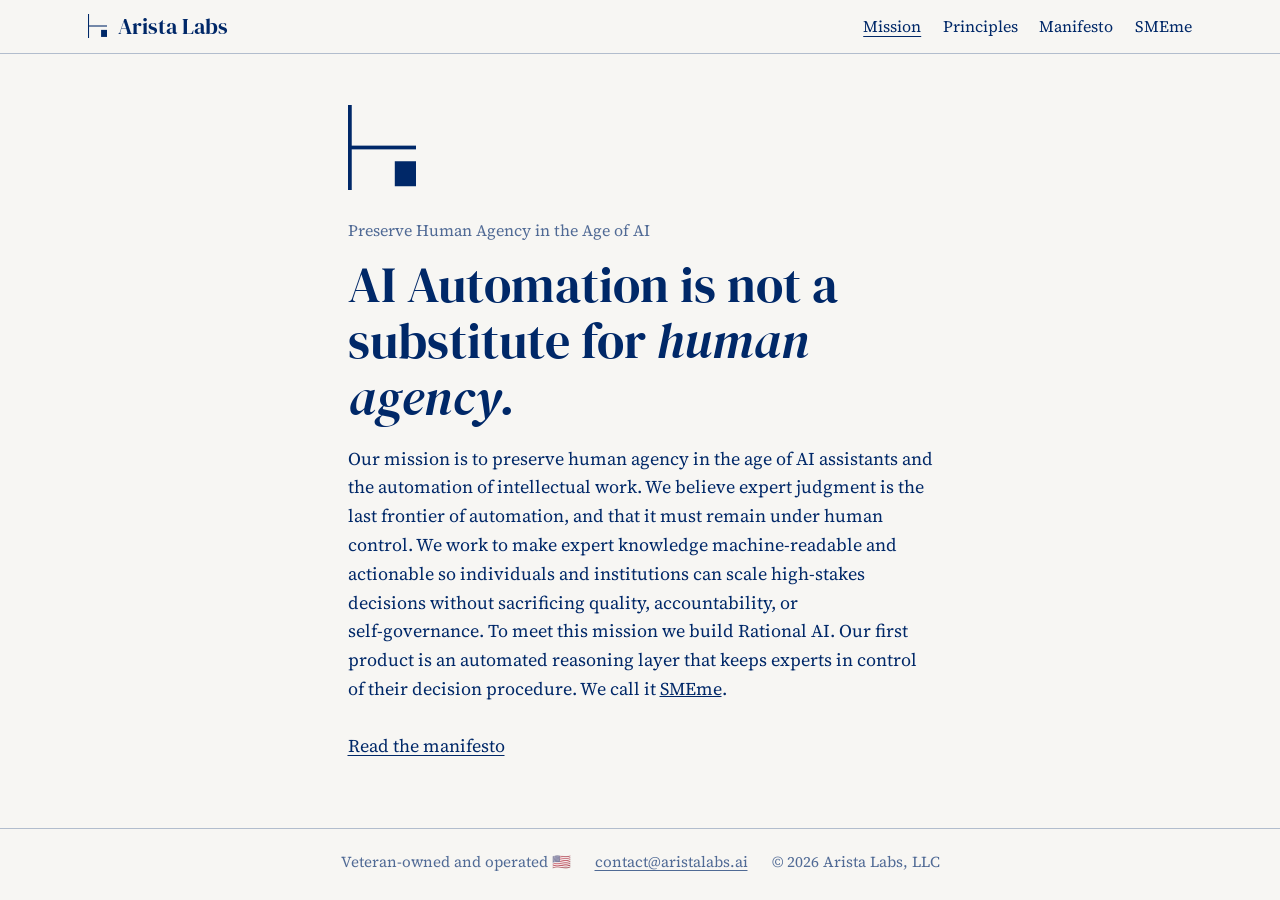
<file: index.html>
<!DOCTYPE html>
<html lang="en">
<head>
  <meta charset="UTF-8" />
  <meta name="viewport" content="width=device-width, initial-scale=1.0" />
  <meta name="theme-color" content="#f7f6f3" />
  <meta name="description" content="Arista Labs preserves human agency in the age of AI — making expert knowledge machine-readable and actionable without sacrificing accountability or self-governance." />
  <meta property="og:site_name" content="Arista Labs" />
  <meta property="og:title" content="Arista Labs — Preserve Human Agency in the Age of AI" />
  <meta property="og:description" content="Arista Labs preserves human agency in the age of AI — making expert knowledge machine-readable and actionable without sacrificing accountability or self-governance." />
  <meta property="og:type" content="website" />
  <meta property="og:url" content="https://aristalabs.ai/" />
  <link rel="canonical" href="https://aristalabs.ai/" />
  <meta property="og:image" content="https://aristalabs.ai/assets/og-card.png?v=20261027" />
  <meta property="og:image:width" content="1200" />
  <meta property="og:image:height" content="630" />
  <meta property="og:image:alt" content="Arista Labs — preserve human agency in the age of AI" />
  <meta name="twitter:card" content="summary_large_image" />
  <meta name="twitter:image" content="https://aristalabs.ai/assets/og-card.png?v=20261027" />
  <script async src="https://plausible.io/js/pa-ny3cas2_OEgjYzkHGT2aN.js"></script>
  <script>
    window.plausible=window.plausible||function(){(plausible.q=plausible.q||[]).push(arguments)},plausible.init=plausible.init||function(i){plausible.o=i||{}};
    plausible.init()
  </script>
  <title>Arista Labs</title>
  <link rel="preconnect" href="https://fonts.googleapis.com" />
  <link rel="preconnect" href="https://fonts.gstatic.com" crossorigin />
  <link href="https://fonts.googleapis.com/css2?family=DM+Serif+Display:ital@0;1&amp;family=Source+Serif+4:ital,opsz,wght@0,8..60,400;0,8..60,500;1,8..60,400&amp;display=swap" rel="stylesheet" />
  <link rel="stylesheet" href="assets/site.css" />
  <link rel="icon" href="assets/mark.svg" type="image/svg+xml" />
</head>
<body>
  <header class="site-header">
    <nav class="nav" aria-label="Primary">
      <a class="brand" href="index.html">
        <img class="brand-mark" src="assets/mark.svg" alt="" width="22" height="27" />
        <span class="brand-name">Arista Labs</span>
      </a>
      <button type="button" class="nav-toggle" aria-label="Open menu" aria-expanded="false" aria-controls="site-nav">
        <span></span><span></span><span></span>
      </button>
      <div class="nav-links" id="site-nav">
        <a href="index.html" aria-current="page">Mission</a>
        <a href="guiding-principles.html">Principles</a>
        <a href="manifesto.html">Manifesto</a>
        <a href="https://smeme.ai/" class="plausible-event-name=SMEme+Click" target="_blank" rel="noopener noreferrer">SMEme</a>
      </div>
    </nav>
  </header>
  <main class="home">
    <img class="home-mark" src="assets/mark.svg" alt="" width="72" height="90" />
    <p class="eyebrow">Preserve Human Agency in the Age of AI</p>
    <h1>AI Automation is not a substitute for <em>human agency.</em></h1>
    <p class="lede">Our mission is to preserve human agency in the age of AI assistants and the automation of intellectual work. We believe expert judgment is the last frontier of automation, and that it must remain under human control. We work to make expert knowledge machine‑readable and actionable so individuals and institutions can scale high‑stakes decisions without sacrificing quality, accountability, or self‑governance. To meet this mission we build Rational AI. Our first product is an automated reasoning layer that keeps experts in control of their decision procedure. We call it <a href="https://smeme.ai/" class="plausible-event-name=SMEme+Click" target="_blank" rel="noopener noreferrer">SMEme</a>.</p>
    <p class="continue"><a href="manifesto.html">Read the manifesto</a></p>
  </main>
  <footer class="site-footer">
    <p>Veteran-owned and operated <span role="img" aria-label="American flag">&#127482;&#127480;</span></p>
    <a href="mailto:contact@aristalabs.ai">contact@aristalabs.ai</a>
    <p>© 2026 Arista Labs, LLC</p>
  </footer>
  <script src="assets/nav.js"></script>
</body>
</html>
</file>
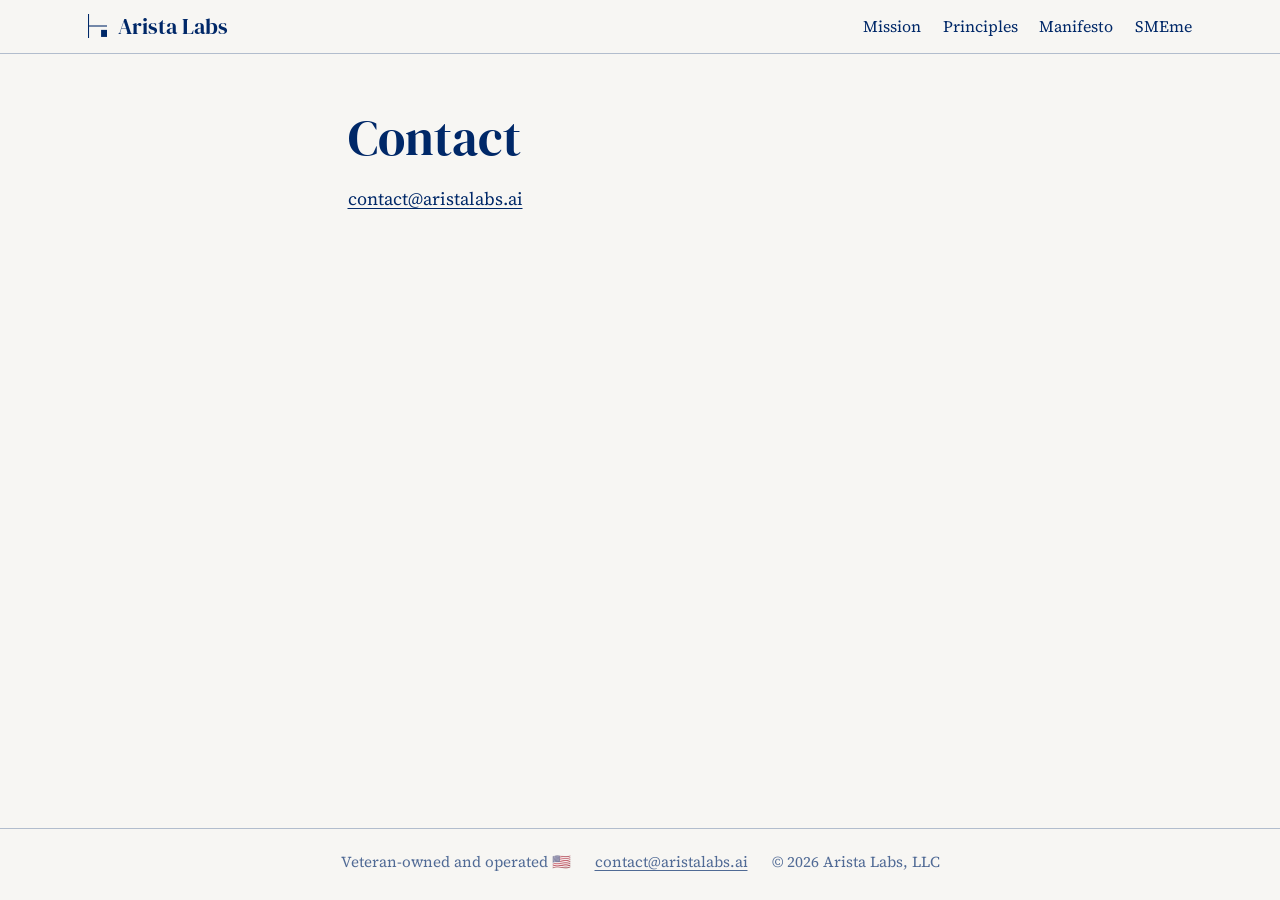
<file: contact.html>
<!DOCTYPE html>
<html lang="en">
<head>
  <meta charset="UTF-8" />
  <meta name="viewport" content="width=device-width, initial-scale=1.0" />
  <meta name="theme-color" content="#f7f6f3" />
  <meta name="description" content="Contact Arista Labs — veteran-owned research and product studio preserving human agency in the age of AI." />
  <meta property="og:site_name" content="Arista Labs" />
  <meta property="og:title" content="Contact — Arista Labs" />
  <meta property="og:description" content="Contact Arista Labs — veteran-owned research and product studio preserving human agency in the age of AI." />
  <meta property="og:type" content="website" />
  <meta property="og:url" content="https://aristalabs.ai/contact.html" />
  <link rel="canonical" href="https://aristalabs.ai/contact.html" />
  <meta property="og:image" content="https://aristalabs.ai/assets/og-card.png?v=20261027" />
  <meta property="og:image:width" content="1200" />
  <meta property="og:image:height" content="630" />
  <meta property="og:image:alt" content="Arista Labs — preserve human agency in the age of AI" />
  <meta name="twitter:card" content="summary_large_image" />
  <meta name="twitter:image" content="https://aristalabs.ai/assets/og-card.png?v=20261027" />
  <script async src="https://plausible.io/js/pa-ny3cas2_OEgjYzkHGT2aN.js"></script>
  <script>
    window.plausible=window.plausible||function(){(plausible.q=plausible.q||[]).push(arguments)},plausible.init=plausible.init||function(i){plausible.o=i||{}};
    plausible.init()
  </script>
  <title>Contact — Arista Labs</title>
  <link rel="preconnect" href="https://fonts.googleapis.com" />
  <link rel="preconnect" href="https://fonts.gstatic.com" crossorigin />
  <link href="https://fonts.googleapis.com/css2?family=DM+Serif+Display:ital@0;1&amp;family=Source+Serif+4:ital,opsz,wght@0,8..60,400;0,8..60,500;1,8..60,400&amp;display=swap" rel="stylesheet" />
  <link rel="stylesheet" href="assets/site.css" />
  <link rel="icon" href="assets/mark.svg" type="image/svg+xml" />
</head>
<body>
  <header class="site-header">
    <nav class="nav" aria-label="Primary">
      <a class="brand" href="index.html">
        <img class="brand-mark" src="assets/mark.svg" alt="" width="22" height="27" />
        <span class="brand-name">Arista Labs</span>
      </a>
      <button type="button" class="nav-toggle" aria-label="Open menu" aria-expanded="false" aria-controls="site-nav">
        <span></span><span></span><span></span>
      </button>
      <div class="nav-links" id="site-nav">
        <a href="index.html">Mission</a>
        <a href="guiding-principles.html">Principles</a>
        <a href="manifesto.html">Manifesto</a>
        <a href="https://smeme.ai/" class="plausible-event-name=SMEme+Click" target="_blank" rel="noopener noreferrer">SMEme</a>
      </div>
    </nav>
  </header>
  <main class="page">
    <h1>Contact</h1>
    <p><a href="mailto:contact@aristalabs.ai">contact@aristalabs.ai</a></p>
  </main>
  <footer class="site-footer">
    <p>Veteran-owned and operated <span role="img" aria-label="American flag">&#127482;&#127480;</span></p>
    <a href="mailto:contact@aristalabs.ai">contact@aristalabs.ai</a>
    <p>© 2026 Arista Labs, LLC</p>
  </footer>
  <script src="assets/nav.js"></script>
</body>
</html>
</file>
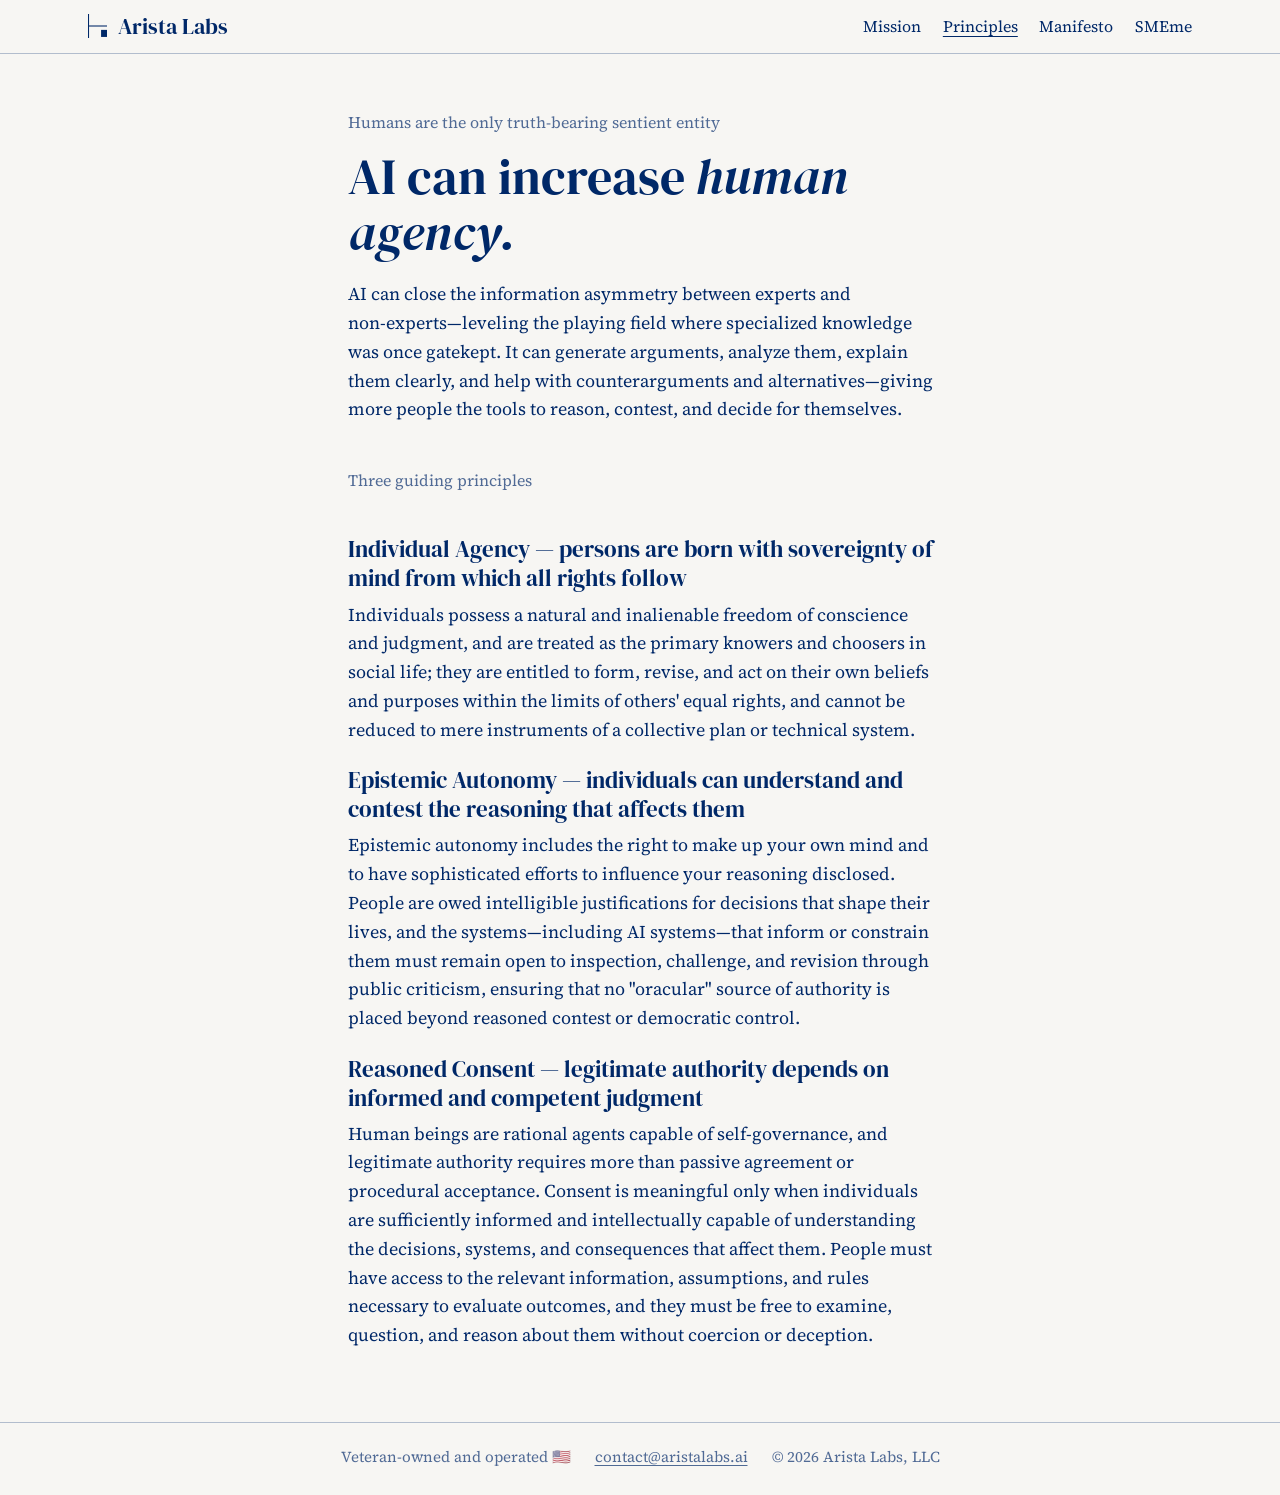
<file: guiding-principles.html>
<!DOCTYPE html>
<html lang="en">
<head>
  <meta charset="UTF-8" />
  <meta name="viewport" content="width=device-width, initial-scale=1.0" />
  <meta name="theme-color" content="#f7f6f3" />
  <meta name="description" content="Arista Labs guiding principles: AI can increase human agency by closing information asymmetry and giving more people tools to reason, contest, and decide for themselves." />
  <meta property="og:site_name" content="Arista Labs" />
  <meta property="og:title" content="Guiding Principles — Arista Labs" />
  <meta property="og:description" content="Arista Labs guiding principles: AI can increase human agency by closing information asymmetry and giving more people tools to reason, contest, and decide for themselves." />
  <meta property="og:type" content="website" />
  <meta property="og:url" content="https://aristalabs.ai/guiding-principles.html" />
  <link rel="canonical" href="https://aristalabs.ai/guiding-principles.html" />
  <meta property="og:image" content="https://aristalabs.ai/assets/og-card.png?v=20261027" />
  <meta property="og:image:width" content="1200" />
  <meta property="og:image:height" content="630" />
  <meta property="og:image:alt" content="Arista Labs — preserve human agency in the age of AI" />
  <meta name="twitter:card" content="summary_large_image" />
  <meta name="twitter:image" content="https://aristalabs.ai/assets/og-card.png?v=20261027" />
  <script async src="https://plausible.io/js/pa-ny3cas2_OEgjYzkHGT2aN.js"></script>
  <script>
    window.plausible=window.plausible||function(){(plausible.q=plausible.q||[]).push(arguments)},plausible.init=plausible.init||function(i){plausible.o=i||{}};
    plausible.init()
  </script>
  <title>Guiding Principles — Arista Labs</title>
  <link rel="preconnect" href="https://fonts.googleapis.com" />
  <link rel="preconnect" href="https://fonts.gstatic.com" crossorigin />
  <link href="https://fonts.googleapis.com/css2?family=DM+Serif+Display:ital@0;1&amp;family=Source+Serif+4:ital,opsz,wght@0,8..60,400;0,8..60,500;1,8..60,400&amp;display=swap" rel="stylesheet" />
  <link rel="stylesheet" href="assets/site.css" />
  <link rel="icon" href="assets/mark.svg" type="image/svg+xml" />
</head>
<body>
  <header class="site-header">
    <nav class="nav" aria-label="Primary">
      <a class="brand" href="index.html">
        <img class="brand-mark" src="assets/mark.svg" alt="" width="22" height="27" />
        <span class="brand-name">Arista Labs</span>
      </a>
      <button type="button" class="nav-toggle" aria-label="Open menu" aria-expanded="false" aria-controls="site-nav">
        <span></span><span></span><span></span>
      </button>
      <div class="nav-links" id="site-nav">
        <a href="index.html">Mission</a>
        <a href="guiding-principles.html" aria-current="page">Principles</a>
        <a href="manifesto.html">Manifesto</a>
        <a href="https://smeme.ai/" class="plausible-event-name=SMEme+Click" target="_blank" rel="noopener noreferrer">SMEme</a>
      </div>
    </nav>
  </header>
  <main>
    <p class="eyebrow">Humans are the only truth-bearing sentient entity</p>
    <h1>AI can increase <em>human agency.</em></h1>
    <p class="lede">AI can close the information asymmetry between experts and non‑experts—leveling the playing field where specialized knowledge was once gatekept. It can generate arguments, analyze them, explain them clearly, and help with counterarguments and alternatives—giving more people the tools to reason, contest, and decide for themselves.</p>
    <p class="principles-label">Three guiding principles</p>
    <div class="principles">
    <article class="principle">
      <h2>Individual Agency — persons are born with sovereignty of mind from which all rights follow</h2>
      <p>Individuals possess a natural and inalienable freedom of conscience and judgment, and are treated as the primary knowers and choosers in social life; they are entitled to form, revise, and act on their own beliefs and purposes within the limits of others' equal rights, and cannot be reduced to mere instruments of a collective plan or technical system.</p>
    </article>
    <article class="principle">
      <h2>Epistemic Autonomy — individuals can understand and contest the reasoning that affects them</h2>
      <p>Epistemic autonomy includes the right to make up your own mind and to have sophisticated efforts to influence your reasoning disclosed. People are owed intelligible justifications for decisions that shape their lives, and the systems—including AI systems—that inform or constrain them must remain open to inspection, challenge, and revision through public criticism, ensuring that no "oracular" source of authority is placed beyond reasoned contest or democratic control.</p>
    </article>
    <article class="principle">
      <h2>Reasoned Consent — legitimate authority depends on informed and competent judgment</h2>
      <p>Human beings are rational agents capable of self-governance, and legitimate authority requires more than passive agreement or procedural acceptance. Consent is meaningful only when individuals are sufficiently informed and intellectually capable of understanding the decisions, systems, and consequences that affect them. People must have access to the relevant information, assumptions, and rules necessary to evaluate outcomes, and they must be free to examine, question, and reason about them without coercion or deception.</p>
    </article>
    </div>
  </main>
  <footer class="site-footer">
    <p>Veteran-owned and operated <span role="img" aria-label="American flag">&#127482;&#127480;</span></p>
    <a href="mailto:contact@aristalabs.ai">contact@aristalabs.ai</a>
    <p>© 2026 Arista Labs, LLC</p>
  </footer>
  <script src="assets/nav.js"></script>
</body>
</html>
</file>
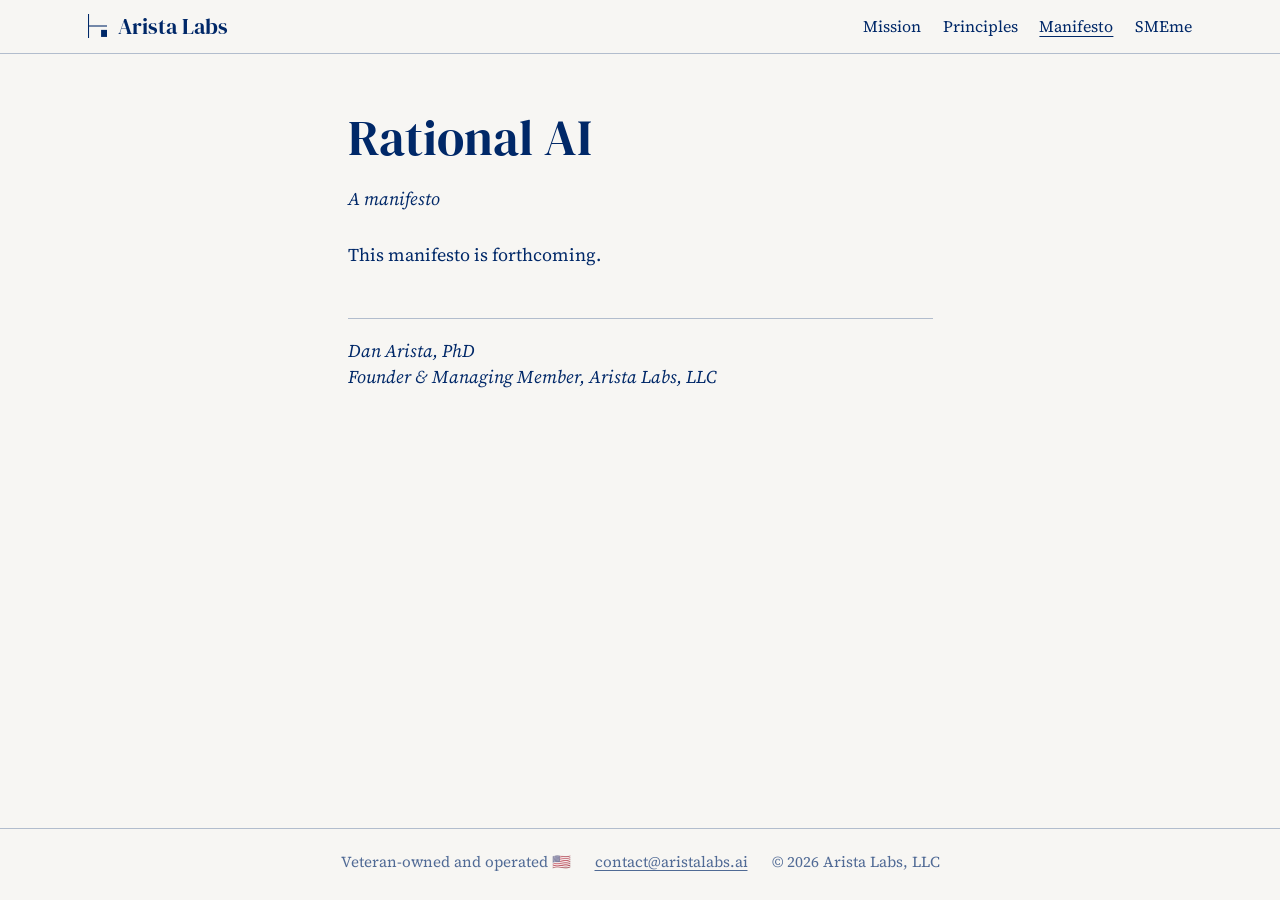
<file: manifesto.html>
<!DOCTYPE html>
<html lang="en">
<head>
  <meta charset="UTF-8" />
  <meta name="viewport" content="width=device-width, initial-scale=1.0" />
  <meta name="theme-color" content="#f7f6f3" />
  <meta name="description" content="Rational AI, a manifesto by Dan Arista. Forthcoming from Arista Labs." />
  <meta property="og:site_name" content="Arista Labs" />
  <meta property="og:title" content="Rational AI — Arista Labs" />
  <meta property="og:description" content="Rational AI, a manifesto by Dan Arista. Forthcoming from Arista Labs." />
  <meta property="og:type" content="website" />
  <meta property="og:url" content="https://aristalabs.ai/manifesto.html" />
  <link rel="canonical" href="https://aristalabs.ai/manifesto.html" />
  <meta property="og:image" content="https://aristalabs.ai/assets/og-card.png?v=20261027" />
  <meta property="og:image:width" content="1200" />
  <meta property="og:image:height" content="630" />
  <meta property="og:image:alt" content="Arista Labs — preserve human agency in the age of AI" />
  <meta name="twitter:card" content="summary_large_image" />
  <meta name="twitter:image" content="https://aristalabs.ai/assets/og-card.png?v=20261027" />
  <script async src="https://plausible.io/js/pa-ny3cas2_OEgjYzkHGT2aN.js"></script>
  <script>
    window.plausible=window.plausible||function(){(plausible.q=plausible.q||[]).push(arguments)},plausible.init=plausible.init||function(i){plausible.o=i||{}};
    plausible.init()
  </script>
  <title>Rational AI — Arista Labs</title>
  <link rel="preconnect" href="https://fonts.googleapis.com" />
  <link rel="preconnect" href="https://fonts.gstatic.com" crossorigin />
  <link href="https://fonts.googleapis.com/css2?family=DM+Serif+Display:ital@0;1&amp;family=Source+Serif+4:ital,opsz,wght@0,8..60,400;0,8..60,500;1,8..60,400&amp;display=swap" rel="stylesheet" />
  <link rel="stylesheet" href="assets/site.css" />
  <link rel="icon" href="assets/mark.svg" type="image/svg+xml" />
</head>
<body>
  <header class="site-header">
    <nav class="nav" aria-label="Primary">
      <a class="brand" href="index.html">
        <img class="brand-mark" src="assets/mark.svg" alt="" width="22" height="27" />
        <span class="brand-name">Arista Labs</span>
      </a>
      <button type="button" class="nav-toggle" aria-label="Open menu" aria-expanded="false" aria-controls="site-nav">
        <span></span><span></span><span></span>
      </button>
      <div class="nav-links" id="site-nav">
        <a href="index.html">Mission</a>
        <a href="guiding-principles.html">Principles</a>
        <a href="manifesto.html" aria-current="page">Manifesto</a>
        <a href="https://smeme.ai/" class="plausible-event-name=SMEme+Click" target="_blank" rel="noopener noreferrer">SMEme</a>
      </div>
    </nav>
  </header>
  <main>
    <article class="essay">
      <h1>Rational AI</h1>
      <p class="deck">A manifesto</p>
      <!-- Epigraph slot: add the epigraph here when the essay is drafted. -->
      <div class="essay-body">
        <p>This manifesto is forthcoming.</p>
      </div>
      <p class="signature">Dan Arista, PhD<br />Founder &amp; Managing Member, Arista Labs, LLC</p>
    </article>
  </main>
  <footer class="site-footer">
    <p>Veteran-owned and operated <span role="img" aria-label="American flag">&#127482;&#127480;</span></p>
    <a href="mailto:contact@aristalabs.ai">contact@aristalabs.ai</a>
    <p>© 2026 Arista Labs, LLC</p>
  </footer>
  <script src="assets/nav.js"></script>
</body>
</html>
</file>
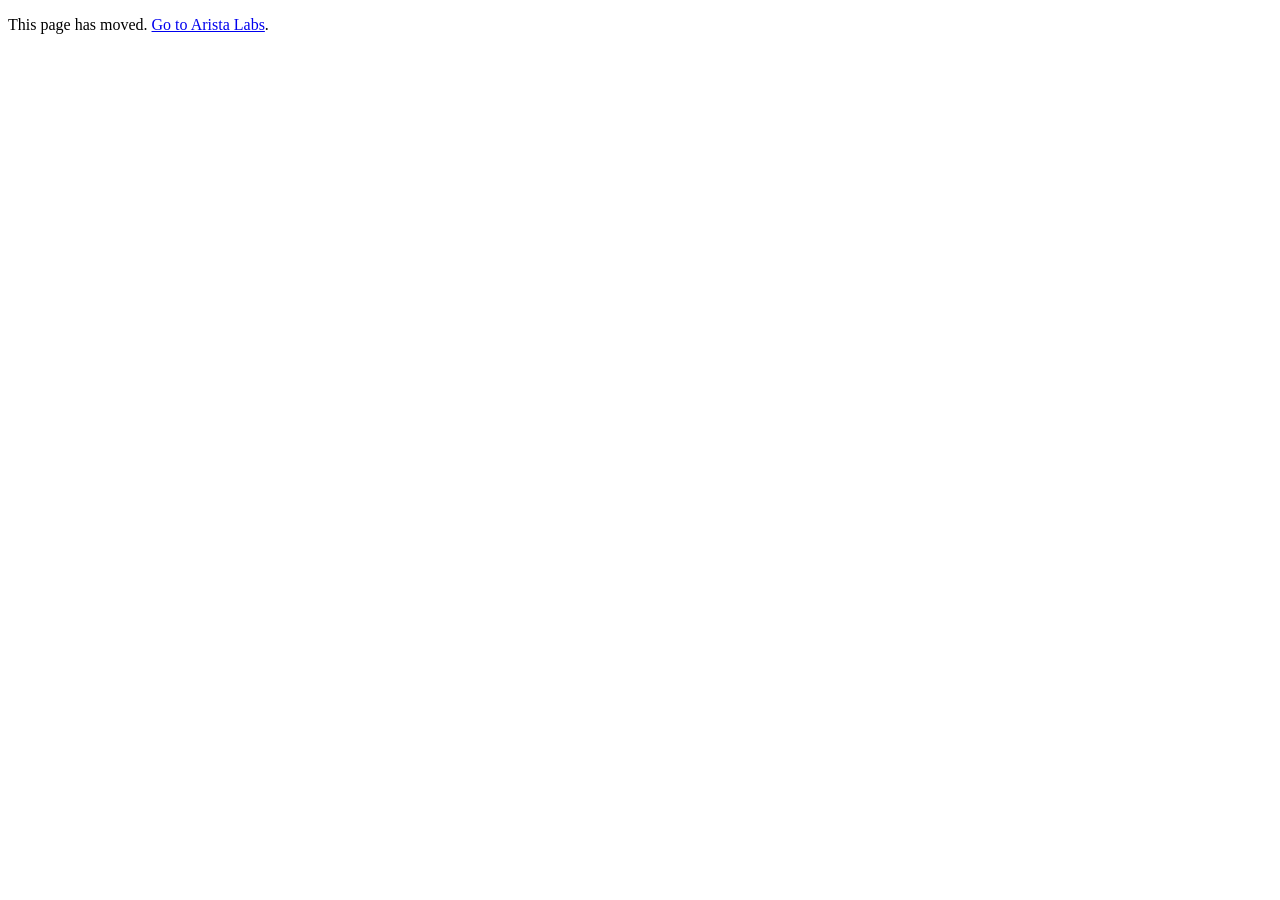
<file: mission.html>
<!DOCTYPE html>
<html lang="en">
<head>
  <meta charset="UTF-8" />
  <meta name="viewport" content="width=device-width, initial-scale=1.0" />
  <meta name="robots" content="noindex, follow" />
  <link rel="canonical" href="https://aristalabs.ai/" />
  <title>Mission — ARISTA LABS</title>
</head>
<body>
  <p>This page has moved. <a href="/">Go to Arista Labs</a>.</p>
</body>
</html>
</file>
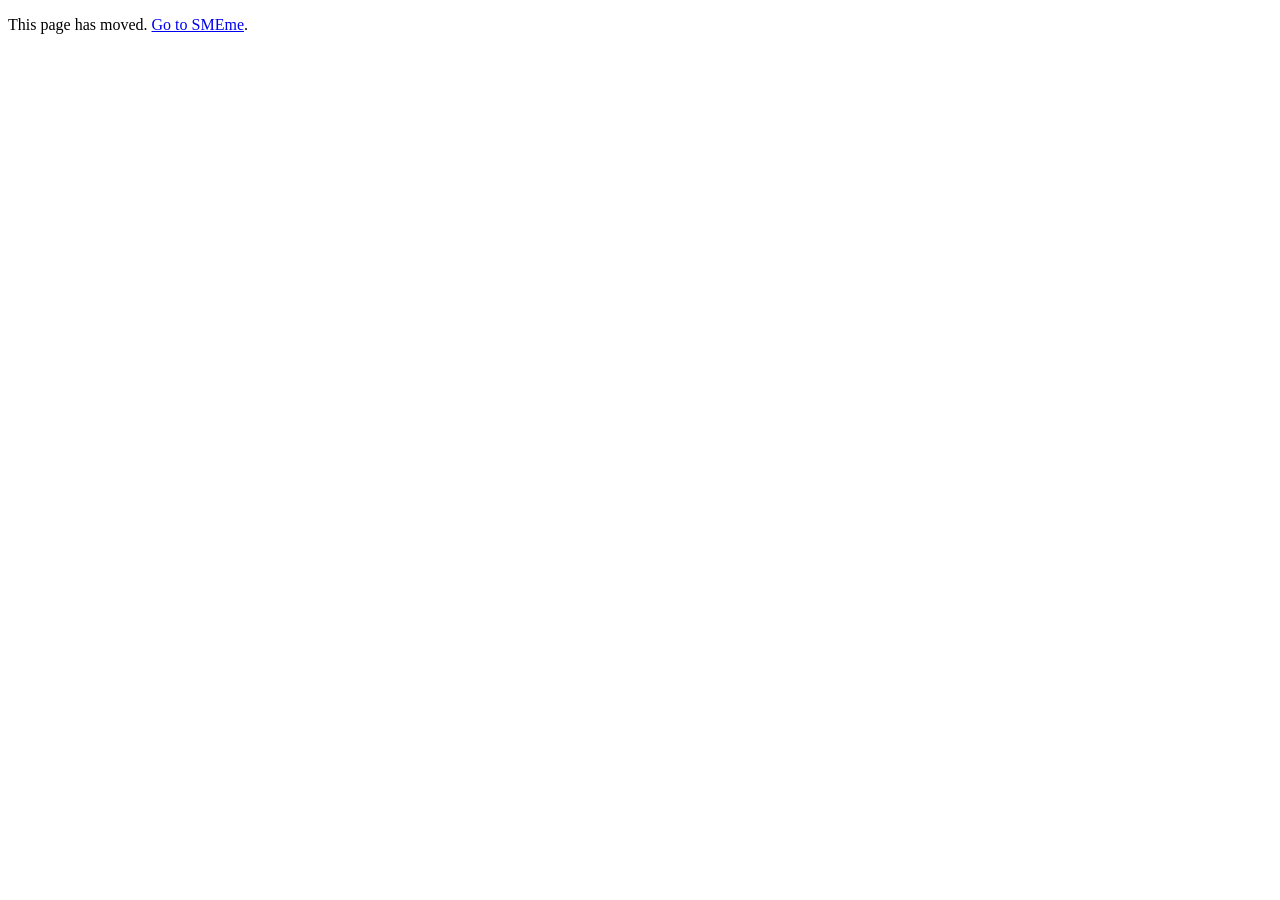
<file: product.html>
<!DOCTYPE html>
<html lang="en">
<head>
  <meta charset="UTF-8" />
  <meta name="viewport" content="width=device-width, initial-scale=1.0" />
  <meta name="robots" content="noindex, follow" />
  <link rel="canonical" href="https://smeme.ai/" />
  <title>Product — Arista Labs</title>
</head>
<body>
  <p>This page has moved. <a href="https://smeme.ai/">Go to SMEme</a>.</p>
</body>
</html>
</file>
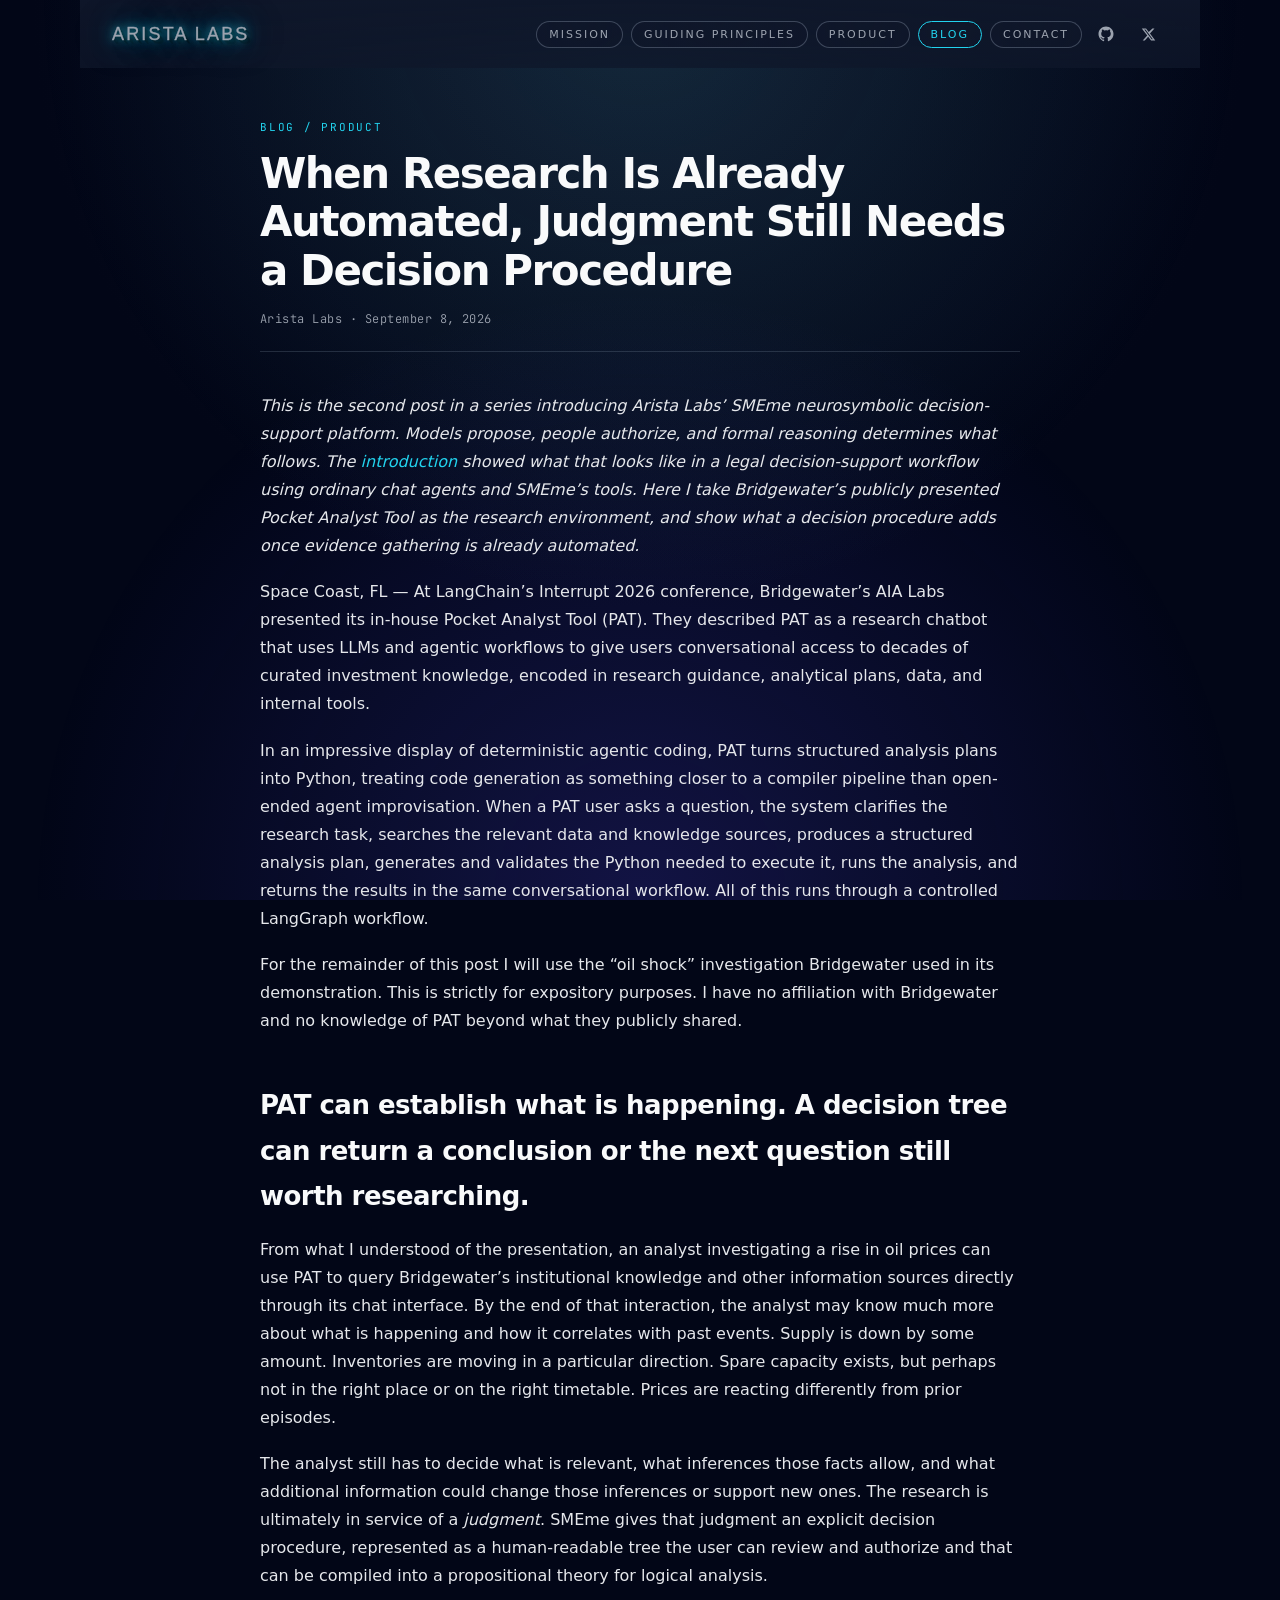
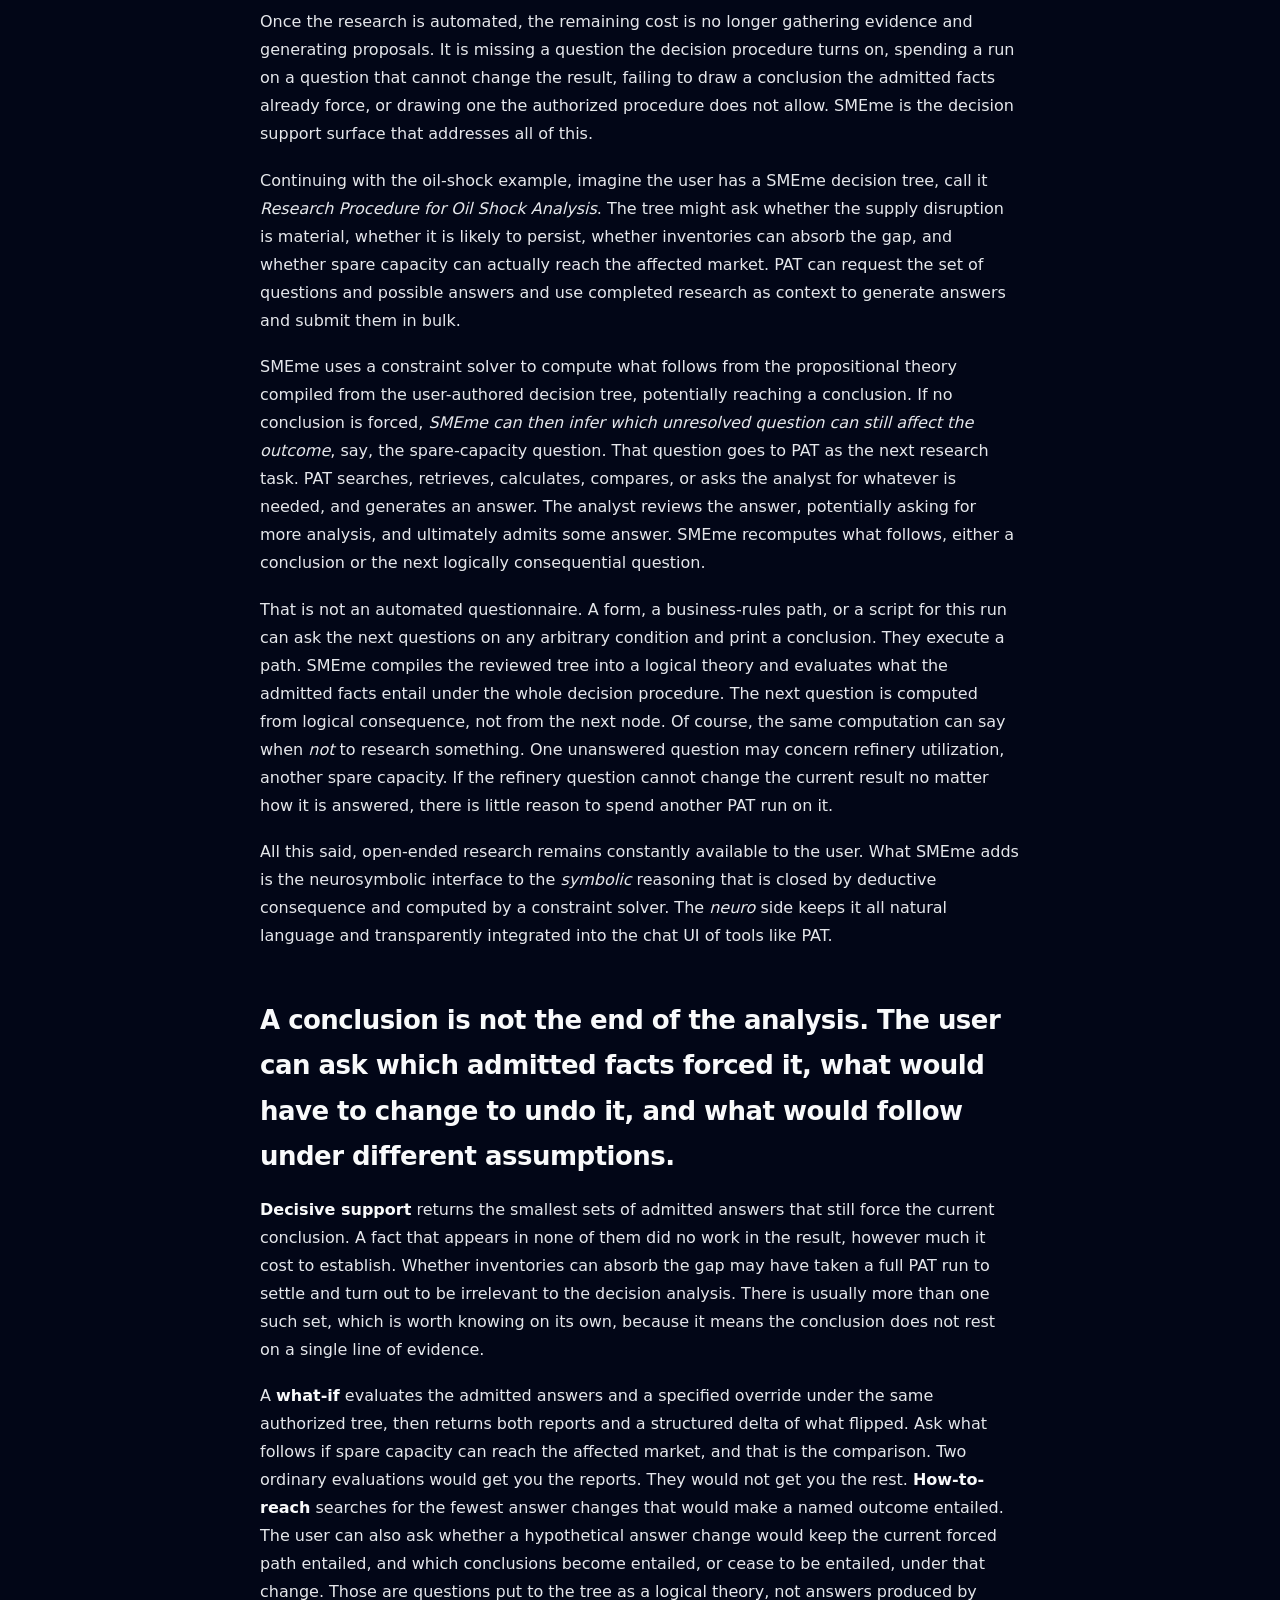
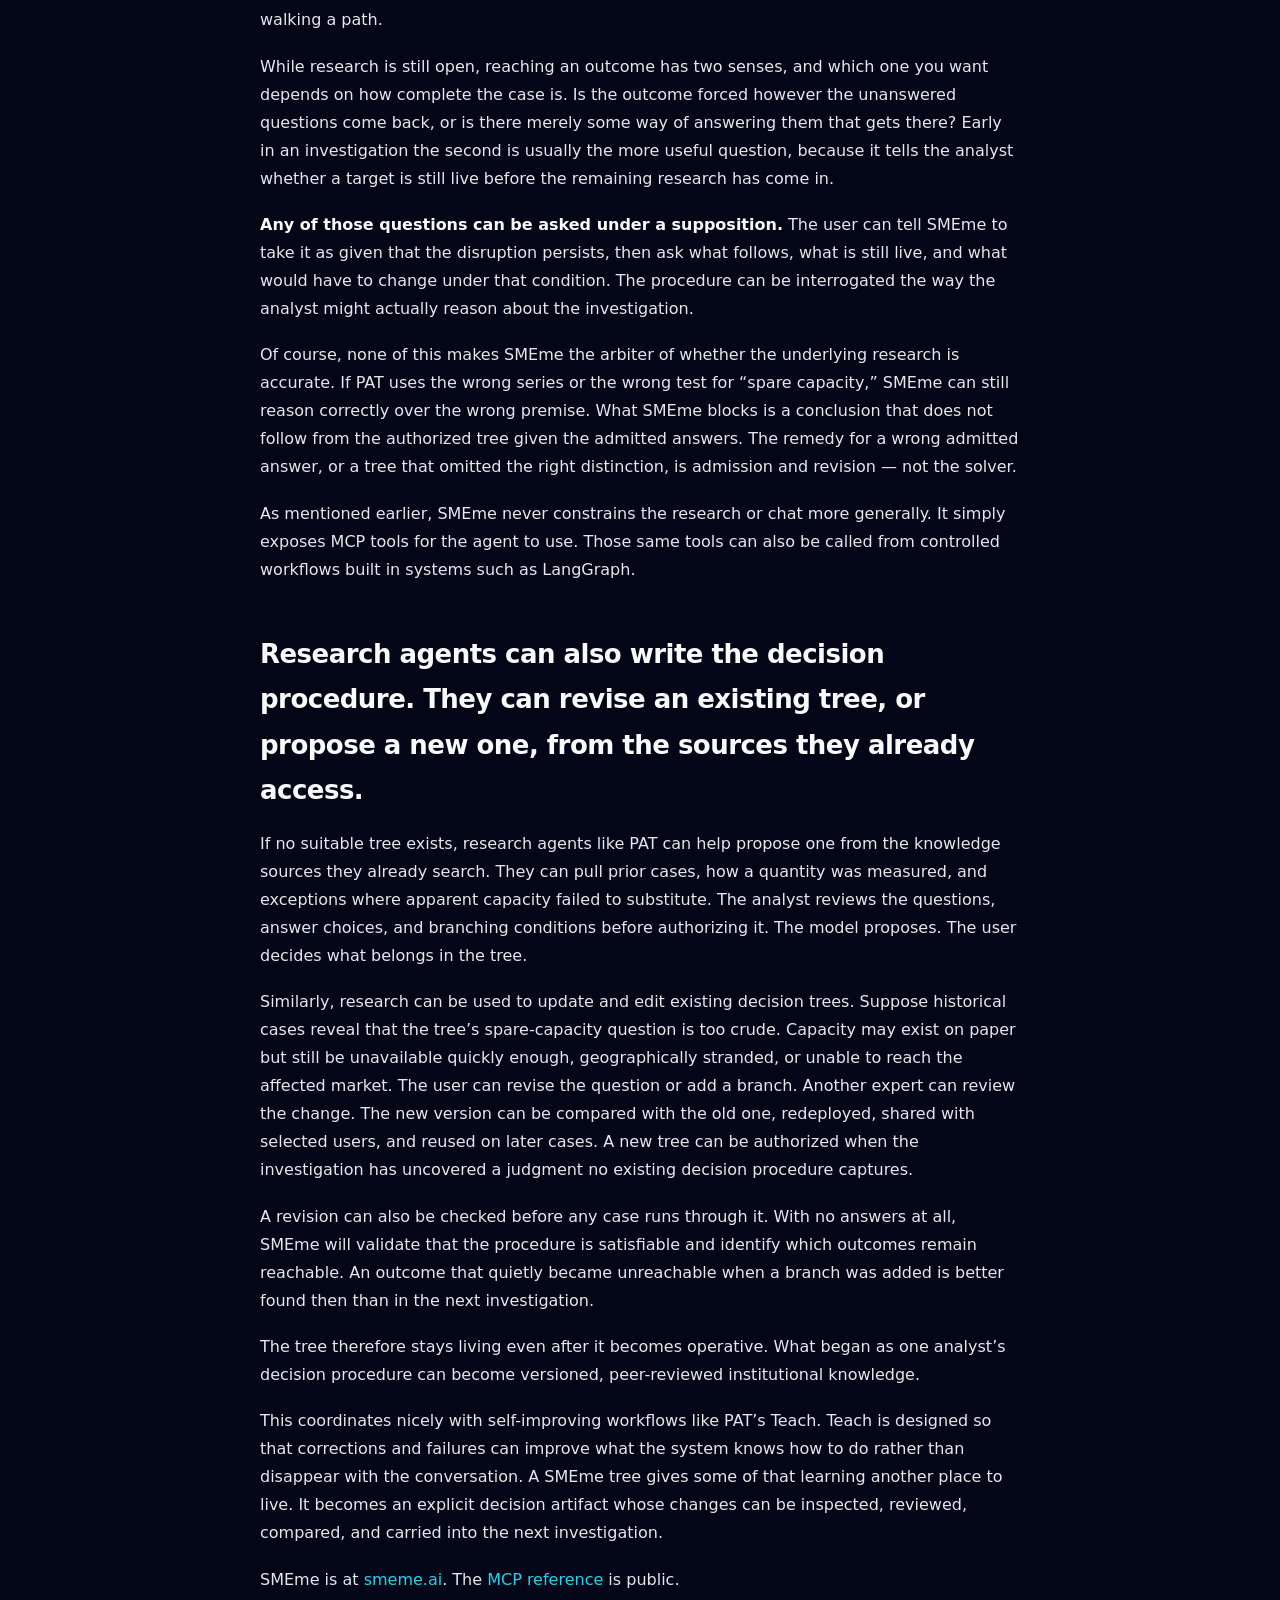
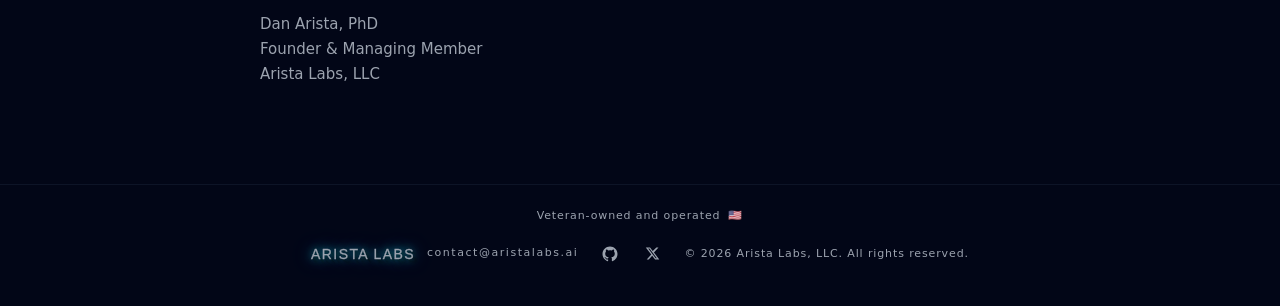
<file: when-research-is-already-automated.html>
<!DOCTYPE html>
<html lang="en">
<head>
  <meta charset="UTF-8" />
  <meta name="viewport" content="width=device-width, initial-scale=1.0" />
  <meta name="description" content="When evidence gathering is already automated, judgment still needs an authorized decision procedure. What a compiled tree adds that a research script cannot." />
  <meta property="og:site_name" content="Arista Labs" />
  <meta property="og:title" content="When Research Is Already Automated, Judgment Still Needs a Decision Procedure" />
  <meta property="og:description" content="What a compiled decision procedure adds once evidence gathering is already automated." />
  <meta property="og:type" content="article" />
  <meta property="og:url" content="https://aristalabs.ai/when-research-is-already-automated.html" />
  <meta property="article:published_time" content="2026-09-08" />
  <link rel="canonical" href="https://aristalabs.ai/when-research-is-already-automated.html" />
  <meta property="og:image" content="https://aristalabs.ai/assets/og-card.png" />
  <meta property="og:image:width" content="1200" />
  <meta property="og:image:height" content="630" />
  <meta property="og:image:alt" content="Arista Labs — preserve human agency in the age of AI" />
  <meta name="twitter:card" content="summary_large_image" />
  <meta name="twitter:image" content="https://aristalabs.ai/assets/og-card.png" />
  <script async src="https://plausible.io/js/pa-ny3cas2_OEgjYzkHGT2aN.js"></script>
  <script>
    window.plausible=window.plausible||function(){(plausible.q=plausible.q||[]).push(arguments)},plausible.init=plausible.init||function(i){plausible.o=i||{}};
    plausible.init()
  </script>
  <title>When Research Is Already Automated, Judgment Still Needs a Decision Procedure — ARISTA LABS</title>
  <link rel="preconnect" href="https://fonts.googleapis.com" />
  <link rel="preconnect" href="https://db.onlinewebfonts.com" crossorigin />
  <link href="https://fonts.googleapis.com/css2?family=Syne:wght@400;700;800&family=JetBrains+Mono:wght@300;400&display=swap" rel="stylesheet" />
  <link href="https://db.onlinewebfonts.com/c/568e1a7e9b2ec90a53ab0cbced3584e7?family=SpaceX+PERSONAL+USE" rel="stylesheet" type="text/css" />
  <style>
  *, *::before, *::after { box-sizing: border-box; margin: 0; padding: 0; }

  :root {
    --bg: radial-gradient(circle at top, #111827 0, #020617 55%, #020617 100%);
    --bg-solid: #020617;
    --accent-soft: #22d3ee;
    --text: #f9fafb;
    --muted: #9ca3af;
    --border: rgba(148, 163, 184, 0.22);
  }

  body {
    background: var(--bg);
    background-color: var(--bg-solid);
    background-attachment: fixed;
    color: var(--text);
    font-family: system-ui, -apple-system, BlinkMacSystemFont, "SF Pro Text", sans-serif;
    overflow-x: hidden;
    min-height: 100vh;
    display: flex;
    flex-direction: column;
  }

  body::before {
    content: "";
    position: fixed;
    inset: 0;
    background:
      radial-gradient(circle at top, rgba(56, 189, 248, 0.10), transparent 55%),
      radial-gradient(circle at bottom, rgba(79, 70, 229, 0.22), transparent 55%);
    pointer-events: none;
    z-index: 0;
  }

  nav {
    position: fixed;
    top: 0; left: 0; right: 0;
    z-index: 100;
    display: flex;
    align-items: center;
    justify-content: space-between;
    padding: 14px 32px;
    max-width: 1120px;
    margin: 0 auto;
    background: linear-gradient(to bottom, rgba(15, 23, 42, 0.96), rgba(15, 23, 42, 0.78));
    backdrop-filter: blur(22px);
  }

  .nav-logo {
    font-family: 'SpaceX PERSONAL USE', sans-serif;
    font-weight: 400;
    font-size: 18px;
    letter-spacing: 0.12em;
    text-transform: uppercase;
    color: var(--muted);
    text-decoration: none;
    -webkit-text-stroke: 0.35px currentColor;
    text-shadow:
      0 0 10px rgba(34, 211, 238, 0.8),
      0 0 20px rgba(34, 211, 238, 0.65),
      0 0 40px rgba(34, 211, 238, 0.5),
      1px 1px 0 rgba(0,0,0,0.4),
      2px 2px 0 rgba(0,0,0,0.3),
      3px 3px 0 rgba(0,0,0,0.25),
      4px 4px 0 rgba(0,0,0,0.2),
      5px 5px 4px rgba(0,0,0,0.5);
  }

  .nav-links { display: flex; align-items: center; gap: 8px; margin-left: auto; }

  .nav-link {
    font-size: 11px;
    letter-spacing: 0.18em;
    text-transform: uppercase;
    color: var(--muted);
    text-decoration: none;
    padding: 6px 12px;
    border-radius: 999px;
    border: 1px solid rgba(148, 163, 184, 0.35);
    background: radial-gradient(circle at top, rgba(15, 23, 42, 0.96), rgba(15, 23, 42, 0.8));
    transition: color 0.2s ease, border-color 0.2s ease;
  }

  .nav-link:hover, .nav-link.active { color: var(--accent-soft); border-color: var(--accent-soft); }

  .nav-toggle {
    display: none;
    flex-shrink: 0;
    width: 40px; height: 40px;
    padding: 0;
    border: 1px solid rgba(148, 163, 184, 0.35);
    border-radius: 10px;
    background: radial-gradient(circle at top, rgba(15, 23, 42, 0.96), rgba(15, 23, 42, 0.8));
    cursor: pointer;
    align-items: center;
    justify-content: center;
    flex-direction: column;
    gap: 5px;
  }

  .nav-toggle span { display: block; width: 16px; height: 1.5px; background: var(--muted); }
  nav.nav-open .nav-toggle { border-color: var(--accent-soft); }
  nav.nav-open .nav-toggle span { background: var(--accent-soft); }
  nav.nav-open .nav-toggle span:nth-child(1) { transform: translateY(6.5px) rotate(45deg); }
  nav.nav-open .nav-toggle span:nth-child(2) { opacity: 0; }
  nav.nav-open .nav-toggle span:nth-child(3) { transform: translateY(-6.5px) rotate(-45deg); }

  .nav-actions { display: flex; align-items: center; gap: 2px; flex-shrink: 0; margin-left: 4px; }
  .social-links { display: inline-flex; align-items: center; gap: 2px; }
  .social-link {
    display: inline-flex; align-items: center; justify-content: center;
    width: 40px; height: 40px;
    color: var(--muted); text-decoration: none; border-radius: 999px;
  }
  .social-link:hover { color: var(--accent-soft); background: rgba(34, 211, 238, 0.08); }
  .social-link:focus-visible { outline: 2px solid var(--accent-soft); outline-offset: 2px; }
  .social-link svg { display: block; width: 18px; height: 18px; }
  .social-link-x svg { width: 15px; height: 15px; }

  main {
    flex: 1;
    position: relative;
    z-index: 1;
    padding: 120px 24px 80px;
  }

  .post {
    width: min(760px, 100%);
    margin: 0 auto;
  }

  .post-kicker {
    font-family: 'JetBrains Mono', ui-monospace, monospace;
    font-size: 11px;
    letter-spacing: 0.16em;
    text-transform: uppercase;
    color: var(--accent-soft);
    margin-bottom: 16px;
  }

  .post-kicker a { color: inherit; text-decoration: none; }
  .post-kicker a:hover { text-decoration: underline; text-underline-offset: 3px; }

  .post h1 {
    font-size: clamp(28px, 4.4vw, 42px);
    font-weight: 700;
    letter-spacing: -0.035em;
    line-height: 1.15;
    margin-bottom: 16px;
  }

  .post-dek {
    font-size: 18px;
    line-height: 1.45;
    color: var(--muted);
    margin: -4px 0 20px;
    letter-spacing: -0.02em;
  }

  .post-byline {
    font-family: 'JetBrains Mono', ui-monospace, monospace;
    font-size: 12px;
    font-weight: 300;
    letter-spacing: 0.04em;
    color: var(--muted);
    margin-bottom: 40px;
    padding-bottom: 24px;
    border-bottom: 1px solid var(--border);
  }

  .post-body { font-size: 16px; line-height: 1.75; color: #e5e7eb; }

  .post-body h2 {
    font-size: clamp(20px, 3vw, 26px);
    letter-spacing: -0.02em;
    margin: 48px 0 16px;
    color: var(--text);
  }

  .post-body h3 {
    font-size: 17px;
    font-weight: 650;
    margin: 32px 0 12px;
    color: var(--text);
  }

  .post-body p { margin: 0 0 1.15em; }

  .post-body blockquote {
    margin: 0 0 1.15em;
    padding: 12px 16px 12px 20px;
    border-left: 2px solid var(--accent-soft);
    color: #d1d5db;
    background: rgba(15, 23, 42, 0.45);
    border-radius: 0 8px 8px 0;
  }

  .post-body blockquote p { margin: 0; }

  .post-signoff {
    margin-top: 2.4em;
    color: var(--muted);
    font-size: 15px;
    line-height: 1.65;
  }

  .post-body a { color: var(--accent-soft); text-decoration: none; border-bottom: 1px solid transparent; }
  .post-body a:hover { border-bottom-color: var(--accent-soft); }

  .post-body code {
    font-family: 'JetBrains Mono', ui-monospace, monospace;
    font-size: 0.86em;
    color: #a5f3fc;
    background: rgba(15, 23, 42, 0.65);
    padding: 0.08em 0.35em;
    border-radius: 4px;
  }

  .post-body strong { color: var(--text); font-weight: 650; }

  .post-body ul, .post-body ol { margin: 0 0 1.15em 1.2em; }
  .post-body li { margin: 0.35em 0; }

  .post-body hr {
    border: 0;
    border-top: 1px solid var(--border);
    margin: 40px 0;
  }

  .post-body table {
    width: 100%;
    border-collapse: collapse;
    margin: 0 0 1.4em;
    font-size: 14px;
  }

  .post-body th, .post-body td {
    text-align: left;
    vertical-align: top;
    padding: 10px 12px;
    border-bottom: 1px solid var(--border);
  }

  .post-body th { color: var(--muted); font-weight: 550; font-size: 12px; letter-spacing: 0.04em; text-transform: uppercase; }

  .post-body .table-wrap { overflow-x: auto; margin: 0 0 1.4em; }
  .post-body .table-wrap table { margin: 0; }

  .diagram {
    margin: 28px 0 36px;
    padding: 16px 8px;
    border-radius: 16px;
    border: 1px solid var(--border);
    background: rgba(15, 23, 42, 0.7);
    overflow-x: auto;
  }

  .diagram .mermaid { display: flex; justify-content: center; }

  footer {
    position: relative;
    z-index: 3;
    padding: 24px 24px 32px;
    border-top: 1px solid rgba(15, 23, 42, 0.9);
    display: flex;
    flex-wrap: wrap;
    gap: 12px;
    justify-content: center;
    align-items: center;
    font-size: 11px;
    color: var(--muted);
  }

  .footer-logo {
    font-family: 'SpaceX PERSONAL USE', sans-serif;
    font-weight: 400;
    font-size: 14px;
    letter-spacing: 0.1em;
    text-transform: uppercase;
    color: var(--muted);
    -webkit-text-stroke: 0.3px currentColor;
    text-shadow:
      0 0 8px rgba(34, 211, 238, 0.7),
      0 0 16px rgba(34, 211, 238, 0.55),
      0 0 28px rgba(34, 211, 238, 0.45),
      1px 1px 0 rgba(0,0,0,0.4),
      2px 2px 0 rgba(0,0,0,0.3),
      3px 3px 0 rgba(0,0,0,0.25),
      4px 4px 2px rgba(0,0,0,0.5);
  }

  .footer-copy { font-size: 11px; letter-spacing: 0.08em; }
  .footer-veteran {
    flex-basis: 100%;
    display: flex;
    justify-content: center;
    align-items: center;
    gap: 8px;
    margin: 0;
    font-size: 11px;
    letter-spacing: 0.08em;
    color: var(--muted);
  }
  .footer-email {
    font-size: 11px;
    letter-spacing: 0.14em;
    color: var(--muted);
    text-decoration: none;
    border-bottom: 1px solid transparent;
    padding-bottom: 1px;
  }
  .footer-email:hover { color: var(--accent-soft); border-color: var(--accent-soft); }

  @media (max-width: 768px) {
    nav { padding: 12px 16px; flex-wrap: wrap; row-gap: 4px; }
    .nav-toggle { display: flex; }
    .nav-actions { margin-left: auto; }
    .nav-links {
      display: none; width: 100%; order: 3; margin-left: 0;
      flex-direction: column; align-items: stretch; gap: 8px; padding: 8px 0 4px;
    }
    nav.nav-open .nav-links { display: flex; }
    .nav-link { font-size: 10px; padding: 10px 12px; text-align: center; }
    main { padding: 104px 20px 56px; }
    .post-body { font-size: 15px; }
  }
  </style>
</head>
<body>
  <nav>
    <a href="index.html" class="nav-logo">ARISTA LABS</a>
    <div class="nav-links" id="site-nav">
      <a href="index.html" class="nav-link">Mission</a>
      <a href="guiding-principles.html" class="nav-link">Guiding Principles</a>
      <a href="product.html" class="nav-link">Product</a>
      <a href="blog.html" class="nav-link active">Blog</a>
      <a href="contact.html" class="nav-link">Contact</a>
    </div>
    <div class="nav-actions">
      <div class="social-links" aria-label="Arista Labs on the web">
        <a href="https://github.com/AristaLabs/" class="social-link" target="_blank" rel="noopener noreferrer" aria-label="Arista Labs on GitHub" title="GitHub">
          <svg viewBox="0 0 24 24" aria-hidden="true" focusable="false">
            <path fill="currentColor" d="M12 2C6.477 2 2 6.484 2 12.017c0 4.425 2.865 8.18 6.839 9.504.5.092.682-.217.682-.483 0-.237-.008-.868-.013-1.703-2.782.605-3.369-1.343-3.369-1.343-.454-1.158-1.11-1.466-1.11-1.466-.908-.62.069-.608.069-.608 1.003.07 1.531 1.032 1.531 1.032.892 1.53 2.341 1.088 2.91.832.092-.647.35-1.088.636-1.338-2.22-.253-4.555-1.113-4.555-4.951 0-1.093.39-1.988 1.029-2.688-.103-.253-.446-1.272.098-2.65 0 0 .84-.27 2.75 1.026A9.564 9.564 0 0112 6.844c.85.004 1.705.115 2.504.337 1.909-1.296 2.747-1.027 2.747-1.027.546 1.379.202 2.398.1 2.651.64.7 1.028 1.595 1.028 2.688 0 3.848-2.339 4.695-4.566 4.943.359.309.678.92.678 1.855 0 1.338-.012 2.419-.012 2.747 0 .268.18.58.688.482A10.019 10.019 0 0022 12.017C22 6.484 17.522 2 12 2z"/>
          </svg>
        </a>
        <a href="https://x.com/aristalabs" class="social-link social-link-x" target="_blank" rel="noopener noreferrer" aria-label="Arista Labs on X" title="X">
          <svg viewBox="0 0 24 24" aria-hidden="true" focusable="false">
            <path fill="currentColor" d="M18.244 2.25h3.308l-7.227 8.26 8.502 11.24H16.17l-4.714-6.231-5.401 6.231H2.744l7.227-8.26L1.254 2.25H8.08l4.253 5.622L18.244 2.25zm-1.161 17.52h1.833L7.084 4.126H5.117L17.083 19.77z"/>
          </svg>
        </a>
      </div>
      <button type="button" class="nav-toggle" aria-label="Open menu" aria-expanded="false" aria-controls="site-nav">
        <span></span><span></span><span></span>
      </button>
    </div>
  </nav>
  <main>
        <article class="post">
      <p class="post-kicker"><a href="blog.html">Blog</a> / Product</p>
      <h1>When Research Is Already Automated, Judgment Still Needs a Decision Procedure</h1>
      <p class="post-byline">Arista Labs · September 8, 2026</p>
      <div class="post-body">
<p><em>This is the second post in a series introducing Arista Labs’ SMEme neurosymbolic decision-support platform. Models propose, people authorize, and formal reasoning determines what follows. The <a href="introducing-smeme.html">introduction</a> showed what that looks like in a legal decision-support workflow using ordinary chat agents and SMEme’s tools. Here I take Bridgewater’s publicly presented Pocket Analyst Tool as the research environment, and show what a decision procedure adds once evidence gathering is already automated.</em></p>
<p>Space Coast, FL — At LangChain’s Interrupt 2026 conference, Bridgewater’s AIA Labs presented its in-house Pocket Analyst Tool (PAT). They described PAT as a research chatbot that uses LLMs and agentic workflows to give users conversational access to decades of curated investment knowledge, encoded in research guidance, analytical plans, data, and internal tools.</p>
<p>In an impressive display of deterministic agentic coding, PAT turns structured analysis plans into Python, treating code generation as something closer to a compiler pipeline than open-ended agent improvisation. When a PAT user asks a question, the system clarifies the research task, searches the relevant data and knowledge sources, produces a structured analysis plan, generates and validates the Python needed to execute it, runs the analysis, and returns the results in the same conversational workflow. All of this runs through a controlled LangGraph workflow.</p>
<p>For the remainder of this post I will use the “oil shock” investigation Bridgewater used in its demonstration. This is strictly for expository purposes. I have no affiliation with Bridgewater and no knowledge of PAT beyond what they publicly shared.</p>
<h2 id="pat-can-establish-what-is-happening">PAT can establish what is happening. A decision tree can return a conclusion or the next question still worth researching.</h2>
<p>From what I understood of the presentation, an analyst investigating a rise in oil prices can use PAT to query Bridgewater’s institutional knowledge and other information sources directly through its chat interface. By the end of that interaction, the analyst may know much more about what is happening and how it correlates with past events. Supply is down by some amount. Inventories are moving in a particular direction. Spare capacity exists, but perhaps not in the right place or on the right timetable. Prices are reacting differently from prior episodes.</p>
<p>The analyst still has to decide what is relevant, what inferences those facts allow, and what additional information could change those inferences or support new ones. The research is ultimately in service of a <em>judgment</em>. SMEme gives that judgment an explicit decision procedure, represented as a human-readable tree the user can review and authorize and that can be compiled into a propositional theory for logical analysis.</p>
<p>Once the research is automated, the remaining cost is no longer gathering evidence and generating proposals. It is missing a question the decision procedure turns on, spending a run on a question that cannot change the result, failing to draw a conclusion the admitted facts already force, or drawing one the authorized procedure does not allow. SMEme is the decision support surface that addresses all of this.</p>
<p>Continuing with the oil-shock example, imagine the user has a SMEme decision tree, call it <em>Research Procedure for Oil Shock Analysis</em>. The tree might ask whether the supply disruption is material, whether it is likely to persist, whether inventories can absorb the gap, and whether spare capacity can actually reach the affected market. PAT can request the set of questions and possible answers and use completed research as context to generate answers and submit them in bulk.</p>
<p>SMEme uses a constraint solver to compute what follows from the propositional theory compiled from the user-authored decision tree, potentially reaching a conclusion. If no conclusion is forced, <em>SMEme can then infer which unresolved question can still affect the outcome</em>, say, the spare-capacity question. That question goes to PAT as the next research task. PAT searches, retrieves, calculates, compares, or asks the analyst for whatever is needed, and generates an answer. The analyst reviews the answer, potentially asking for more analysis, and ultimately admits some answer. SMEme recomputes what follows, either a conclusion or the next logically consequential question.</p>
<p>That is not an automated questionnaire. A form, a business-rules path, or a script for this run can ask the next questions on any arbitrary condition and print a conclusion. They execute a path. SMEme compiles the reviewed tree into a logical theory and evaluates what the admitted facts entail under the whole decision procedure. The next question is computed from logical consequence, not from the next node. Of course, the same computation can say when <em>not</em> to research something. One unanswered question may concern refinery utilization, another spare capacity. If the refinery question cannot change the current result no matter how it is answered, there is little reason to spend another PAT run on it.</p>
<p>All this said, open-ended research remains constantly available to the user. What SMEme adds is the neurosymbolic interface to the <em>symbolic</em> reasoning that is closed by deductive consequence and computed by a constraint solver. The <em>neuro</em> side keeps it all natural language and transparently integrated into the chat UI of tools like PAT.</p>
<h2 id="a-conclusion-is-not-the-end-of-the-analysis">A conclusion is not the end of the analysis. The user can ask which admitted facts forced it, what would have to change to undo it, and what would follow under different assumptions.</h2>
<p><strong>Decisive support</strong> returns the smallest sets of admitted answers that still force the current conclusion. A fact that appears in none of them did no work in the result, however much it cost to establish. Whether inventories can absorb the gap may have taken a full PAT run to settle and turn out to be irrelevant to the decision analysis. There is usually more than one such set, which is worth knowing on its own, because it means the conclusion does not rest on a single line of evidence.</p>
<p>A <strong>what-if</strong> evaluates the admitted answers and a specified override under the same authorized tree, then returns both reports and a structured delta of what flipped. Ask what follows if spare capacity can reach the affected market, and that is the comparison. Two ordinary evaluations would get you the reports. They would not get you the rest. <strong>How-to-reach</strong> searches for the fewest answer changes that would make a named outcome entailed. The user can also ask whether a hypothetical answer change would keep the current forced path entailed, and which conclusions become entailed, or cease to be entailed, under that change. Those are questions put to the tree as a logical theory, not answers produced by walking a path.</p>
<p>While research is still open, reaching an outcome has two senses, and which one you want depends on how complete the case is. Is the outcome forced however the unanswered questions come back, or is there merely some way of answering them that gets there? Early in an investigation the second is usually the more useful question, because it tells the analyst whether a target is still live before the remaining research has come in.</p>
<p><strong>Any of those questions can be asked under a supposition.</strong> The user can tell SMEme to take it as given that the disruption persists, then ask what follows, what is still live, and what would have to change under that condition. The procedure can be interrogated the way the analyst might actually reason about the investigation.</p>
<p>Of course, none of this makes SMEme the arbiter of whether the underlying research is accurate. If PAT uses the wrong series or the wrong test for “spare capacity,” SMEme can still reason correctly over the wrong premise. What SMEme blocks is a conclusion that does not follow from the authorized tree given the admitted answers. The remedy for a wrong admitted answer, or a tree that omitted the right distinction, is admission and revision — not the solver.</p>
<p>As mentioned earlier, SMEme never constrains the research or chat more generally. It simply exposes MCP tools for the agent to use. Those same tools can also be called from controlled workflows built in systems such as LangGraph.</p>
<h2 id="research-agents-can-also-write-the-decision-procedure">Research agents can also write the decision procedure. They can revise an existing tree, or propose a new one, from the sources they already access.</h2>
<p>If no suitable tree exists, research agents like PAT can help propose one from the knowledge sources they already search. They can pull prior cases, how a quantity was measured, and exceptions where apparent capacity failed to substitute. The analyst reviews the questions, answer choices, and branching conditions before authorizing it. The model proposes. The user decides what belongs in the tree.</p>
<p>Similarly, research can be used to update and edit existing decision trees. Suppose historical cases reveal that the tree’s spare-capacity question is too crude. Capacity may exist on paper but still be unavailable quickly enough, geographically stranded, or unable to reach the affected market. The user can revise the question or add a branch. Another expert can review the change. The new version can be compared with the old one, redeployed, shared with selected users, and reused on later cases. A new tree can be authorized when the investigation has uncovered a judgment no existing decision procedure captures.</p>
<p>A revision can also be checked before any case runs through it. With no answers at all, SMEme will validate that the procedure is satisfiable and identify which outcomes remain reachable. An outcome that quietly became unreachable when a branch was added is better found then than in the next investigation.</p>
<p>The tree therefore stays living even after it becomes operative. What began as one analyst’s decision procedure can become versioned, peer-reviewed institutional knowledge.</p>
<p>This coordinates nicely with self-improving workflows like PAT’s Teach. Teach is designed so that corrections and failures can improve what the system knows how to do rather than disappear with the conversation. A SMEme tree gives some of that learning another place to live. It becomes an explicit decision artifact whose changes can be inspected, reviewed, compared, and carried into the next investigation.</p>
<p>SMEme is at <a href="https://smeme.ai" target="_blank" rel="noopener noreferrer">smeme.ai</a>. The <a href="https://smeme.ai/mcp" target="_blank" rel="noopener noreferrer">MCP reference</a> is public.</p>
<p class="post-signoff">Dan Arista, PhD<br />Founder &amp; Managing Member<br />Arista Labs, LLC</p>
      </div>
    </article>
  </main>
  <footer>
    <p class="footer-veteran">
      <span>Veteran-owned and operated</span>
      <span role="img" aria-label="American flag">&#127482;&#127480;</span>
    </p>
    <div class="footer-logo">ARISTA LABS</div>
    <a href="mailto:contact@aristalabs.ai" class="footer-email">contact@aristalabs.ai</a>
    <div class="social-links" aria-label="Arista Labs on the web">
      <a href="https://github.com/AristaLabs/" class="social-link" target="_blank" rel="noopener noreferrer" aria-label="Arista Labs on GitHub" title="GitHub">
        <svg viewBox="0 0 24 24" aria-hidden="true" focusable="false">
          <path fill="currentColor" d="M12 2C6.477 2 2 6.484 2 12.017c0 4.425 2.865 8.18 6.839 9.504.5.092.682-.217.682-.483 0-.237-.008-.868-.013-1.703-2.782.605-3.369-1.343-3.369-1.343-.454-1.158-1.11-1.466-1.11-1.466-.908-.62.069-.608.069-.608 1.003.07 1.531 1.032 1.531 1.032.892 1.53 2.341 1.088 2.91.832.092-.647.35-1.088.636-1.338-2.22-.253-4.555-1.113-4.555-4.951 0-1.093.39-1.988 1.029-2.688-.103-.253-.446-1.272.098-2.65 0 0 .84-.27 2.75 1.026A9.564 9.564 0 0112 6.844c.85.004 1.705.115 2.504.337 1.909-1.296 2.747-1.027 2.747-1.027.546 1.379.202 2.398.1 2.651.64.7 1.028 1.595 1.028 2.688 0 3.848-2.339 4.695-4.566 4.943.359.309.678.92.678 1.855 0 1.338-.012 2.419-.012 2.747 0 .268.18.58.688.482A10.019 10.019 0 0022 12.017C22 6.484 17.522 2 12 2z"/>
        </svg>
      </a>
      <a href="https://x.com/aristalabs" class="social-link social-link-x" target="_blank" rel="noopener noreferrer" aria-label="Arista Labs on X" title="X">
        <svg viewBox="0 0 24 24" aria-hidden="true" focusable="false">
          <path fill="currentColor" d="M18.244 2.25h3.308l-7.227 8.26 8.502 11.24H16.17l-4.714-6.231-5.401 6.231H2.744l7.227-8.26L1.254 2.25H8.08l4.253 5.622L18.244 2.25zm-1.161 17.52h1.833L7.084 4.126H5.117L17.083 19.77z"/>
        </svg>
      </a>
    </div>
    <span class="footer-copy">© 2026 Arista Labs, LLC. All rights reserved.</span>
  </footer>

  <script>
    (function () {
      var nav = document.querySelector("nav");
      var toggle = document.querySelector(".nav-toggle");
      if (!nav || !toggle) return;
      toggle.addEventListener("click", function () {
        var open = nav.classList.toggle("nav-open");
        toggle.setAttribute("aria-expanded", open ? "true" : "false");
        toggle.setAttribute("aria-label", open ? "Close menu" : "Open menu");
      });
    })();
  </script>
</body>
</html>
</file>
<file: assets/site.css>
:root {
  --paper: #f7f6f3;
  --ink: #002868;
  --muted: rgba(0, 40, 104, 0.68);
  --rule: rgba(0, 40, 104, 0.28);
  --measure: 65ch;
  --display: "DM Serif Display", Palatino, "Palatino Linotype", Georgia, serif;
  --serif: "Source Serif 4", Palatino, "Palatino Linotype", Georgia, serif;
}

*,
*::before,
*::after {
  box-sizing: border-box;
}

html {
  background: var(--paper);
  color-scheme: light;
}

body {
  margin: 0;
  min-height: 100vh;
  display: flex;
  flex-direction: column;
  background: var(--paper);
  color: var(--ink);
  font-family: var(--serif);
  font-size: 1.125rem;
  line-height: 1.6;
  font-optical-sizing: auto;
}

::selection {
  background: rgba(0, 40, 104, 0.14);
}

a {
  color: inherit;
}

a:focus-visible,
button:focus-visible {
  outline: 2px solid var(--ink);
  outline-offset: 3px;
}

.site-header {
  border-bottom: 1px solid var(--rule);
}

.nav {
  max-width: 72rem;
  margin: 0 auto;
  padding: 0.9rem 1.5rem;
  display: flex;
  align-items: center;
  gap: 1.5rem;
}

.brand {
  display: inline-flex;
  align-items: center;
  gap: 0.7rem;
  margin-right: auto;
  color: inherit;
  text-decoration: none;
}

.brand-mark {
  display: block;
  width: 1.2rem;
  height: auto;
}

.brand-name {
  font-family: var(--display);
  font-size: 1.35rem;
  line-height: 1;
  letter-spacing: 0;
}

.nav-links {
  display: flex;
  align-items: baseline;
  gap: 1.35rem;
}

.nav-links a {
  font-size: 1rem;
  line-height: 1.3;
  text-decoration: none;
}

.nav-links a:hover,
.nav-links a[aria-current="page"] {
  text-decoration: underline;
  text-underline-offset: 0.22em;
}

.nav-toggle {
  display: none;
  width: 2.5rem;
  height: 2.5rem;
  padding: 0;
  border: 0;
  background: transparent;
  cursor: pointer;
  flex-direction: column;
  align-items: center;
  justify-content: center;
  gap: 5px;
}

.nav-toggle span {
  display: block;
  width: 1.1rem;
  height: 1px;
  background: var(--ink);
  transition: transform 0.15s ease, opacity 0.15s ease;
}

.nav.nav-open .nav-toggle span:nth-child(1) {
  transform: translateY(6px) rotate(45deg);
}

.nav.nav-open .nav-toggle span:nth-child(2) {
  opacity: 0;
}

.nav.nav-open .nav-toggle span:nth-child(3) {
  transform: translateY(-6px) rotate(-45deg);
}

main {
  flex: 1;
  width: min(var(--measure), calc(100% - 3rem));
  margin: 0 auto;
  padding: 3.5rem 0 4.5rem;
}

.home {
  display: flex;
  flex-direction: column;
  justify-content: center;
  padding-top: 2.5rem;
  padding-bottom: 3.5rem;
}

.home-mark {
  display: block;
  width: 4.25rem;
  height: auto;
  margin: 0 0 1.75rem;
}

.eyebrow {
  margin: 0 0 0.85rem;
  color: var(--muted);
  font-size: 1rem;
}

h1 {
  margin: 0 0 1.15rem;
  font-family: var(--display);
  font-weight: 400;
  font-size: clamp(2.15rem, 4.6vw, 3.15rem);
  line-height: 1.12;
  letter-spacing: 0;
}

h1 em {
  font-style: italic;
}

.lede,
.page p,
.essay-body p {
  margin: 0;
}

.continue {
  margin: 1.75rem 0 0;
}

.continue a,
.page a {
  text-underline-offset: 0.18em;
}

.principles-label {
  margin: 2.75rem 0 0;
  color: var(--muted);
  font-size: 1rem;
}

.principles {
  margin: 1.25rem 0 0;
  padding: 0;
}

.principle {
  margin: 0;
  padding: 1.35rem 0 0;
}

.principle h2 {
  margin: 0 0 0.45rem;
  font-family: var(--display);
  font-weight: 400;
  font-size: 1.45rem;
  line-height: 1.25;
}

.principle p {
  margin: 0;
}

.deck {
  margin: 0 0 1.75rem;
  font-style: italic;
}

.epigraph {
  margin: 0 0 1.75rem;
  padding: 0;
  border: 0;
  font-family: var(--display);
  font-style: italic;
  font-size: 1.35rem;
  line-height: 1.35;
}

.epigraph p {
  margin: 0;
}

.signature {
  margin: 3rem 0 0;
  padding-top: 1.15rem;
  border-top: 1px solid var(--rule);
  font-style: italic;
  line-height: 1.45;
}

.site-footer {
  border-top: 1px solid var(--rule);
  padding: 1.35rem 1.5rem 1.6rem;
  display: flex;
  flex-wrap: wrap;
  gap: 0.65rem 1.5rem;
  justify-content: center;
  align-items: center;
  color: var(--muted);
  font-size: 0.95rem;
  text-align: center;
}

.site-footer p {
  margin: 0;
}

.site-footer a {
  text-underline-offset: 0.18em;
}

@media (max-width: 760px) {
  .nav {
    flex-wrap: wrap;
    padding: 0.75rem 1rem;
  }

  .nav-toggle {
    display: inline-flex;
  }

  .nav-links {
    display: none;
    flex-basis: 100%;
    flex-direction: column;
    align-items: flex-start;
    gap: 0.85rem;
    padding: 0.35rem 0 0.45rem;
  }

  .nav.nav-open .nav-links {
    display: flex;
  }

  main {
    width: min(var(--measure), calc(100% - 2rem));
    padding: 2.25rem 0 3rem;
  }

  .home {
    justify-content: flex-start;
  }
}

@media (max-height: 740px) {
  .home {
    justify-content: flex-start;
  }
}
</file>
